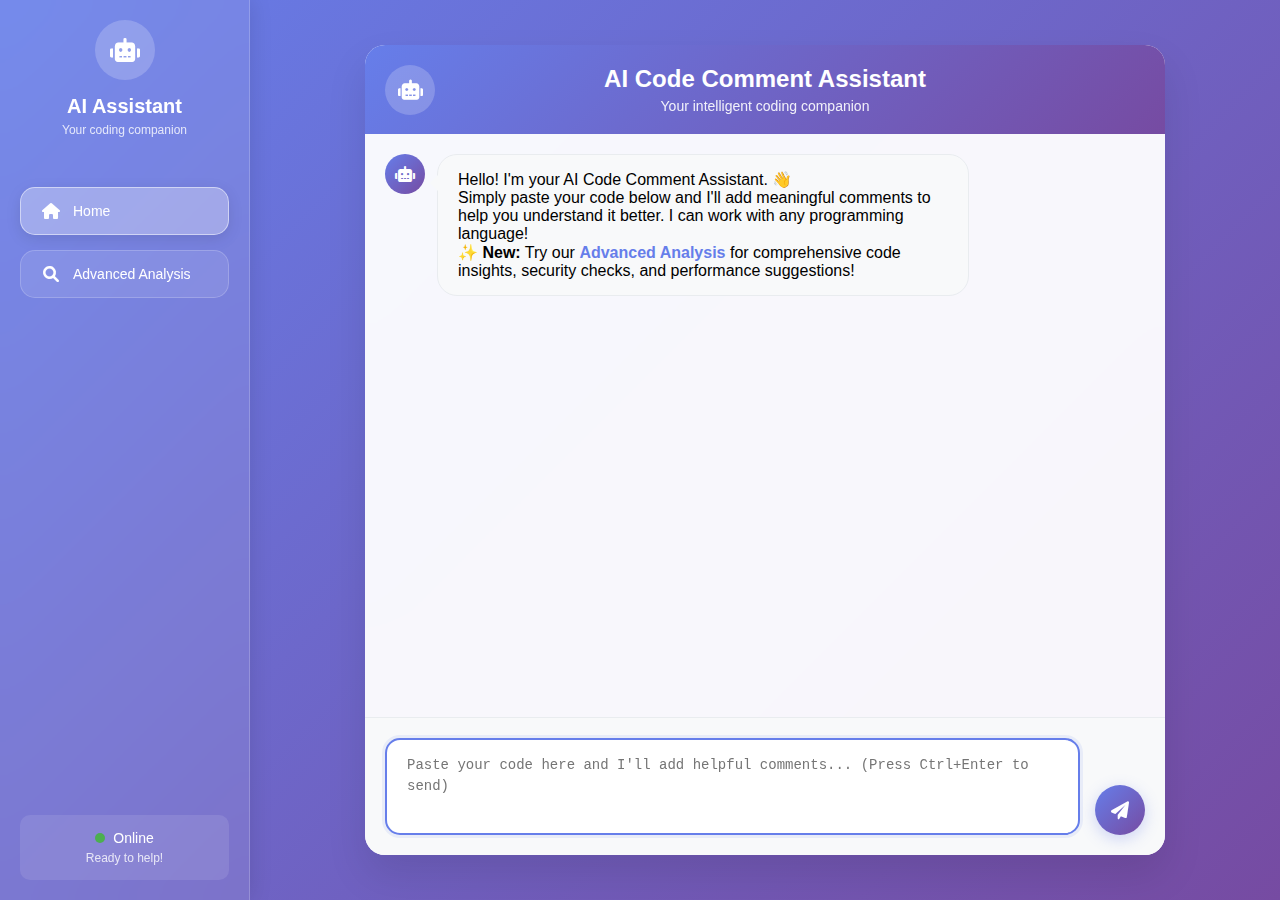
<file: templates/index.html>
<!DOCTYPE html>
<html lang="en">

<head>
    <meta charset="UTF-8">
    <meta name="viewport" content="width=device-width, initial-scale=1.0">
    <title>AI Code Comment Assistant</title>
    <link href="https://cdnjs.cloudflare.com/ajax/libs/font-awesome/6.0.0/css/all.min.css" rel="stylesheet">
</head>
<style>
    * {
        margin: 0;
        padding: 0;
        box-sizing: border-box;
    }

    body {
        font-family: 'Segoe UI', Tahoma, Geneva, Verdana, sans-serif;
        background: linear-gradient(135deg, #667eea 0%, #764ba2 100%);
        min-height: 100vh;
        display: flex;
        padding: 0;
        margin: 0;
    }

    .sidebar {
        width: 250px;
        background: rgba(255, 255, 255, 0.1);
        backdrop-filter: blur(20px);
        border-right: 1px solid rgba(255, 255, 255, 0.2);
        padding: 20px;
        display: flex;
        flex-direction: column;
        gap: 20px;
        box-shadow: 2px 0 20px rgba(0, 0, 0, 0.1);
    }

    .sidebar-header {
        text-align: center;
        color: white;
        margin-bottom: 30px;
    }

    .sidebar-header h2 {
        font-size: 20px;
        font-weight: 600;
        margin-bottom: 5px;
    }

    .sidebar-header .subtitle {
        font-size: 12px;
        opacity: 0.8;
    }

    .sidebar-nav {
        display: flex;
        flex-direction: column;
        gap: 15px;
    }

    .sidebar-link {
        color: white;
        text-decoration: none;
        padding: 15px 20px;
        border-radius: 15px;
        background: rgba(255, 255, 255, 0.1);
        transition: all 0.3s ease;
        font-size: 14px;
        font-weight: 500;
        border: 1px solid rgba(255, 255, 255, 0.2);
        display: flex;
        align-items: center;
        gap: 12px;
    }

    .sidebar-link:hover {
        background: rgba(255, 255, 255, 0.2);
        transform: translateX(5px);
        box-shadow: 0 4px 15px rgba(0, 0, 0, 0.2);
    }

    .sidebar-link.active {
        background: rgba(255, 255, 255, 0.3);
        border-color: rgba(255, 255, 255, 0.5);
        box-shadow: 0 4px 15px rgba(0, 0, 0, 0.1);
    }

    .sidebar-link i {
        font-size: 16px;
        width: 20px;
        text-align: center;
    }

    .main-content {
        flex: 1;
        display: flex;
        align-items: center;
        justify-content: center;
        padding: 20px;
    }

    .chat-container {
        width: 100%;
        max-width: 800px;
        height: 90vh;
        background: rgba(255, 255, 255, 0.95);
        backdrop-filter: blur(20px);
        border-radius: 20px;
        box-shadow: 0 20px 40px rgba(0, 0, 0, 0.1);
        display: flex;
        flex-direction: column;
        overflow: hidden;
        animation: slideIn 0.6s ease-out;
    }

    @keyframes slideIn {
        from {
            opacity: 0;
            transform: translateY(30px);
        }
        to {
            opacity: 1;
            transform: translateY(0);
        }
    }

    .chat-header {
        background: linear-gradient(135deg, #667eea 0%, #764ba2 100%);
        color: white;
        padding: 20px;
        text-align: center;
        position: relative;
    }

    .chat-header h1 {
        font-size: 24px;
        font-weight: 600;
        margin-bottom: 5px;
    }

    .chat-header .subtitle {
        font-size: 14px;
        opacity: 0.9;
    }

    .ai-avatar {
        position: absolute;
        left: 20px;
        top: 50%;
        transform: translateY(-50%);
        width: 50px;
        height: 50px;
        background: rgba(255, 255, 255, 0.2);
        border-radius: 50%;
        display: flex;
        align-items: center;
        justify-content: center;
        font-size: 20px;
    }

    .status-indicator {
        position: absolute;
        right: 20px;
        top: 50%;
        transform: translateY(-50%);
        display: flex;
        align-items: center;
        gap: 8px;
        font-size: 14px;
    }

    .status-dot {
        width: 10px;
        height: 10px;
        background: #4CAF50;
        border-radius: 50%;
        animation: pulse 2s infinite;
    }

    @keyframes pulse {
        0% { transform: scale(1); opacity: 1; }
        50% { transform: scale(1.2); opacity: 0.7; }
        100% { transform: scale(1); opacity: 1; }
    }

    .chat-messages {
        flex: 1;
        padding: 20px;
        overflow-y: auto;
        display: flex;
        flex-direction: column;
        gap: 20px;
    }

    .message {
        display: flex;
        align-items: flex-start;
        gap: 12px;
        animation: messageSlide 0.4s ease-out;
    }

    @keyframes messageSlide {
        from {
            opacity: 0;
            transform: translateX(-20px);
        }
        to {
            opacity: 1;
            transform: translateX(0);
        }
    }

    .message.user {
        flex-direction: row-reverse;
    }

    .message.user .message-bubble {
        background: linear-gradient(135deg, #667eea 0%, #764ba2 100%);
        color: white;
    }

    .message-avatar {
        width: 40px;
        height: 40px;
        border-radius: 50%;
        display: flex;
        align-items: center;
        justify-content: center;
        font-size: 16px;
        flex-shrink: 0;
    }

    .ai-message-avatar {
        background: linear-gradient(135deg, #667eea 0%, #764ba2 100%);
        color: white;
    }

    .user-message-avatar {
        background: linear-gradient(135deg, #36d1dc 0%, #5b86e5 100%);
        color: white;
    }

    .message-bubble {
        max-width: 70%;
        padding: 15px 20px;
        border-radius: 20px;
        background: #f8f9fa;
        border: 1px solid #e9ecef;
        position: relative;
    }

    .message-bubble::before {
        content: '';
        position: absolute;
        top: 20px;
        width: 0;
        height: 0;
        border: 8px solid transparent;
    }

    .message.ai .message-bubble::before {
        left: -16px;
        border-right-color: #f8f9fa;
    }

    .message.user .message-bubble::before {
        right: -16px;
        border-left-color: #667eea;
    }

    .code-block {
        background: #2d3748;
        color: #e2e8f0;
        padding: 15px;
        border-radius: 10px;
        font-family: 'Courier New', monospace;
        font-size: 14px;
        line-height: 1.5;
        margin-top: 10px;
        position: relative;
        overflow-x: auto;
    }

    .copy-btn {
        position: absolute;
        top: 10px;
        right: 10px;
        background: rgba(255, 255, 255, 0.1);
        border: none;
        color: white;
        padding: 5px 10px;
        border-radius: 5px;
        cursor: pointer;
        font-size: 12px;
        transition: all 0.3s ease;
    }

    .copy-btn:hover {
        background: rgba(255, 255, 255, 0.2);
    }

    .chat-input {
        padding: 20px;
        background: #f8f9fa;
        border-top: 1px solid #e9ecef;
    }

    .input-container {
        position: relative;
        display: flex;
        gap: 15px;
        align-items: flex-end;
    }

    .code-textarea {
        flex: 1;
        min-height: 60px;
        max-height: 200px;
        padding: 15px 20px;
        border: 2px solid #e9ecef;
        border-radius: 15px;
        font-family: 'Courier New', monospace;
        font-size: 14px;
        line-height: 1.5;
        resize: none;
        background: white;
        transition: all 0.3s ease;
    }

    .code-textarea:focus {
        outline: none;
        border-color: #667eea;
        box-shadow: 0 0 0 3px rgba(102, 126, 234, 0.1);
    }

    .send-button {
        width: 50px;
        height: 50px;
        background: linear-gradient(135deg, #667eea 0%, #764ba2 100%);
        border: none;
        border-radius: 50%;
        color: white;
        cursor: pointer;
        display: flex;
        align-items: center;
        justify-content: center;
        font-size: 18px;
        transition: all 0.3s ease;
        box-shadow: 0 4px 15px rgba(102, 126, 234, 0.3);
    }

    .send-button:hover {
        transform: translateY(-2px);
        box-shadow: 0 6px 20px rgba(102, 126, 234, 0.4);
    }

    .send-button:disabled {
        opacity: 0.6;
        cursor: not-allowed;
        transform: none;
    }

    .typing-indicator {
        display: none;
        align-items: center;
        gap: 8px;
        padding: 15px 20px;
        background: #f8f9fa;
        border-radius: 20px;
        max-width: 100px;
    }

    .typing-dots {
        display: flex;
        gap: 4px;
    }

    .typing-dot {
        width: 8px;
        height: 8px;
        background: #999;
        border-radius: 50%;
        animation: typingAnimation 1.4s infinite ease-in-out;
    }

    .typing-dot:nth-child(1) { animation-delay: -0.32s; }
    .typing-dot:nth-child(2) { animation-delay: -0.16s; }

    @keyframes typingAnimation {
        0%, 80%, 100% { transform: scale(0.8); opacity: 0.5; }
        40% { transform: scale(1); opacity: 1; }
    }

    .welcome-message {
        text-align: center;
        color: #666;
        font-style: italic;
        margin: 20px 0;
    }

    /* Scrollbar Styling */
    .chat-messages::-webkit-scrollbar {
        width: 6px;
    }

    .chat-messages::-webkit-scrollbar-track {
        background: #f1f1f1;
        border-radius: 10px;
    }

    .chat-messages::-webkit-scrollbar-thumb {
        background: linear-gradient(135deg, #667eea 0%, #764ba2 100%);
        border-radius: 10px;
    }

    .chat-messages::-webkit-scrollbar-thumb:hover {
        background: linear-gradient(135deg, #5a67d8 0%, #6b46c1 100%);
    }

    /* Responsive Design */
    @media (max-width: 768px) {
        body {
            flex-direction: column;
        }
        
        .sidebar {
            width: 100%;
            height: auto;
            border-right: none;
            border-bottom: 1px solid rgba(255, 255, 255, 0.2);
            padding: 15px;
        }
        
        .sidebar-nav {
            flex-direction: row;
            gap: 10px;
            overflow-x: auto;
        }
        
        .sidebar-link {
            padding: 10px 15px;
            white-space: nowrap;
            min-width: 120px;
        }
        
        .main-content {
            padding: 10px;
        }
        
        .chat-container {
            height: calc(100vh - 120px);
            border-radius: 15px;
        }
        
        .message-bubble {
            max-width: 85%;
        }
        
        .ai-avatar {
            display: none;
        }
        
        .chat-header h1 {
            font-size: 20px;
        }

        .status-indicator {
            display: none;
        }
    }
</style>

<body>
    <!-- Sidebar Navigation -->
    <div class="sidebar">
        <div class="sidebar-header">
            <div style="width: 60px; height: 60px; background: rgba(255, 255, 255, 0.2); border-radius: 50%; display: flex; align-items: center; justify-content: center; font-size: 24px; margin: 0 auto 15px;">
                <i class="fas fa-robot"></i>
            </div>
            <h2>AI Assistant</h2>
            <p class="subtitle">Your coding companion</p>
        </div>
        
        <nav class="sidebar-nav">
            <a href="/" class="sidebar-link active">
                <i class="fas fa-home"></i>
                <span>Home</span>
            </a>
            <a href="/analyze" class="sidebar-link">
                <i class="fas fa-search"></i>
                <span>Advanced Analysis</span>
            </a>
        </nav>
        
        <!-- Status at bottom of sidebar -->
        <div style="margin-top: auto; padding: 15px; background: rgba(255, 255, 255, 0.1); border-radius: 10px; text-align: center; color: white;">
            <div style="display: flex; align-items: center; justify-content: center; gap: 8px; margin-bottom: 5px;">
                <div class="status-dot"></div>
                <span style="font-size: 14px;">Online</span>
            </div>
            <p style="font-size: 12px; opacity: 0.8; margin: 0;">Ready to help!</p>
        </div>
    </div>

    <!-- Main Content Area -->
    <div class="main-content">
        <div class="chat-container">
            <!-- Chat Header -->
            <div class="chat-header">
                <div class="ai-avatar">
                    <i class="fas fa-robot"></i>
                </div>
                <h1>AI Code Comment Assistant</h1>
                <p class="subtitle">Your intelligent coding companion</p>
            </div>

        <!-- Chat Messages Area -->
        <div class="chat-messages" id="chat-messages">
            <!-- Welcome Message -->
            <div class="message ai">
                <div class="message-avatar ai-message-avatar">
                    <i class="fas fa-robot"></i>
                </div>
                <div class="message-bubble">
                    <p>Hello! I'm your AI Code Comment Assistant. 👋</p>
                    <p>Simply paste your code below and I'll add meaningful comments to help you understand it better. I can work with any programming language!</p>
                    <p>✨ <strong>New:</strong> Try our <a href="/analyze" style="color: #667eea; text-decoration: none; font-weight: bold;">Advanced Analysis</a> for comprehensive code insights, security checks, and performance suggestions!</p>
                </div>
            </div>
        </div>

        <!-- Typing Indicator -->
        <div class="message ai typing-indicator" id="typing-indicator">
            <div class="message-avatar ai-message-avatar">
                <i class="fas fa-robot"></i>
            </div>
            <div class="message-bubble">
                <div class="typing-dots">
                    <div class="typing-dot"></div>
                    <div class="typing-dot"></div>
                    <div class="typing-dot"></div>
                </div>
            </div>
        </div>

        <!-- Chat Input -->
        <div class="chat-input">
            <div class="input-container">
                <textarea 
                    id="code-input" 
                    class="code-textarea" 
                    placeholder="Paste your code here and I'll add helpful comments... (Press Ctrl+Enter to send)"
                    rows="3"></textarea>
                <button id="send-button" class="send-button" title="Send code for commenting">
                    <i class="fas fa-paper-plane"></i>
                </button>
            </div>
        </div>
    </div>

    <script>
        const chatMessages = document.getElementById('chat-messages');
        const codeInput = document.getElementById('code-input');
        const sendButton = document.getElementById('send-button');
        const typingIndicator = document.getElementById('typing-indicator');

        // Auto-resize textarea
        codeInput.addEventListener('input', function() {
            this.style.height = 'auto';
            this.style.height = Math.min(this.scrollHeight, 200) + 'px';
        });

        // Send message on button click
        sendButton.addEventListener('click', function() {
            sendMessage();
        });

        // Send message on Ctrl+Enter
        codeInput.addEventListener('keydown', function(e) {
            if (e.ctrlKey && e.key === 'Enter') {
                e.preventDefault();
                sendMessage();
            }
        });

        function sendMessage() {
            const code = codeInput.value.trim();
            
            if (!code) {
                showAlert('Please enter some code to generate comments.');
                return;
            }

            // Add user message
            addMessage('user', code, true);
            
            // Clear input and disable send button
            codeInput.value = '';
            codeInput.style.height = 'auto';
            sendButton.disabled = true;
            
            // Show typing indicator
            showTypingIndicator();

            // Send request to backend
            fetch('/generate_comment', {
                method: 'POST',
                headers: {
                    'Content-Type': 'application/json',
                },
                body: JSON.stringify({ code: code }),
            })
            .then(response => response.json())
            .then(data => {
                hideTypingIndicator();
                
                if (data.error) {
                    addMessage('ai', `Sorry, I encountered an error: ${data.error}`);
                } else {
                    addMessage('ai', data.commented_code, true);
                }
            })
            .catch(error => {
                hideTypingIndicator();
                console.error('Error:', error);
                addMessage('ai', 'Sorry, I encountered an error while processing your code. Please try again.');
            })
            .finally(() => {
                sendButton.disabled = false;
            });
        }

        function addMessage(sender, content, isCode = false) {
            const messageDiv = document.createElement('div');
            messageDiv.className = `message ${sender}`;
            
            const avatarDiv = document.createElement('div');
            avatarDiv.className = `message-avatar ${sender}-message-avatar`;
            
            if (sender === 'ai') {
                avatarDiv.innerHTML = '<i class="fas fa-robot"></i>';
            } else {
                avatarDiv.innerHTML = '<i class="fas fa-user"></i>';
            }
            
            const bubbleDiv = document.createElement('div');
            bubbleDiv.className = 'message-bubble';
            
            if (isCode && sender === 'ai') {
                // AI response with commented code
                bubbleDiv.innerHTML = `
                    <p>Here's your code with helpful comments added:</p>
                    <div class="code-block">
                        <button class="copy-btn" onclick="copyCode(this)">
                            <i class="fas fa-copy"></i> Copy
                        </button>
                        <pre>${escapeHtml(content)}</pre>
                    </div>
                `;
            } else if (isCode && sender === 'user') {
                // User code input
                bubbleDiv.innerHTML = `
                    <p>Please add comments to this code:</p>
                    <div class="code-block">
                        <pre>${escapeHtml(content)}</pre>
                    </div>
                `;
            } else {
                // Regular text message
                bubbleDiv.innerHTML = `<p>${content}</p>`;
            }
            
            messageDiv.appendChild(avatarDiv);
            messageDiv.appendChild(bubbleDiv);
            
            chatMessages.appendChild(messageDiv);
            scrollToBottom();
        }

        function showTypingIndicator() {
            typingIndicator.style.display = 'flex';
            scrollToBottom();
        }

        function hideTypingIndicator() {
            typingIndicator.style.display = 'none';
        }

        function scrollToBottom() {
            setTimeout(() => {
                chatMessages.scrollTop = chatMessages.scrollHeight;
            }, 100);
        }

        function escapeHtml(text) {
            const div = document.createElement('div');
            div.textContent = text;
            return div.innerHTML;
        }

        function copyCode(button) {
            const codeBlock = button.nextElementSibling;
            const text = codeBlock.textContent;
            
            navigator.clipboard.writeText(text).then(() => {
                const originalText = button.innerHTML;
                button.innerHTML = '<i class="fas fa-check"></i> Copied!';
                button.style.background = 'rgba(76, 175, 80, 0.3)';
                
                setTimeout(() => {
                    button.innerHTML = originalText;
                    button.style.background = 'rgba(255, 255, 255, 0.1)';
                }, 2000);
            }).catch(err => {
                console.error('Failed to copy text: ', err);
            });
        }

        function showAlert(message) {
            // Create a custom alert that matches the design
            const alertDiv = document.createElement('div');
            alertDiv.style.cssText = `
                position: fixed;
                top: 20px;
                right: 20px;
                background: linear-gradient(135deg, #ff6b6b 0%, #feca57 100%);
                color: white;
                padding: 15px 20px;
                border-radius: 10px;
                box-shadow: 0 4px 15px rgba(255, 107, 107, 0.3);
                z-index: 1000;
                animation: slideInRight 0.3s ease-out;
            `;
            alertDiv.textContent = message;
            
            document.body.appendChild(alertDiv);
            
            setTimeout(() => {
                alertDiv.remove();
            }, 3000);
        }

        // Focus on textarea when page loads
        window.addEventListener('load', () => {
            codeInput.focus();
        });
    </script>
</body>

</html>
</file>
